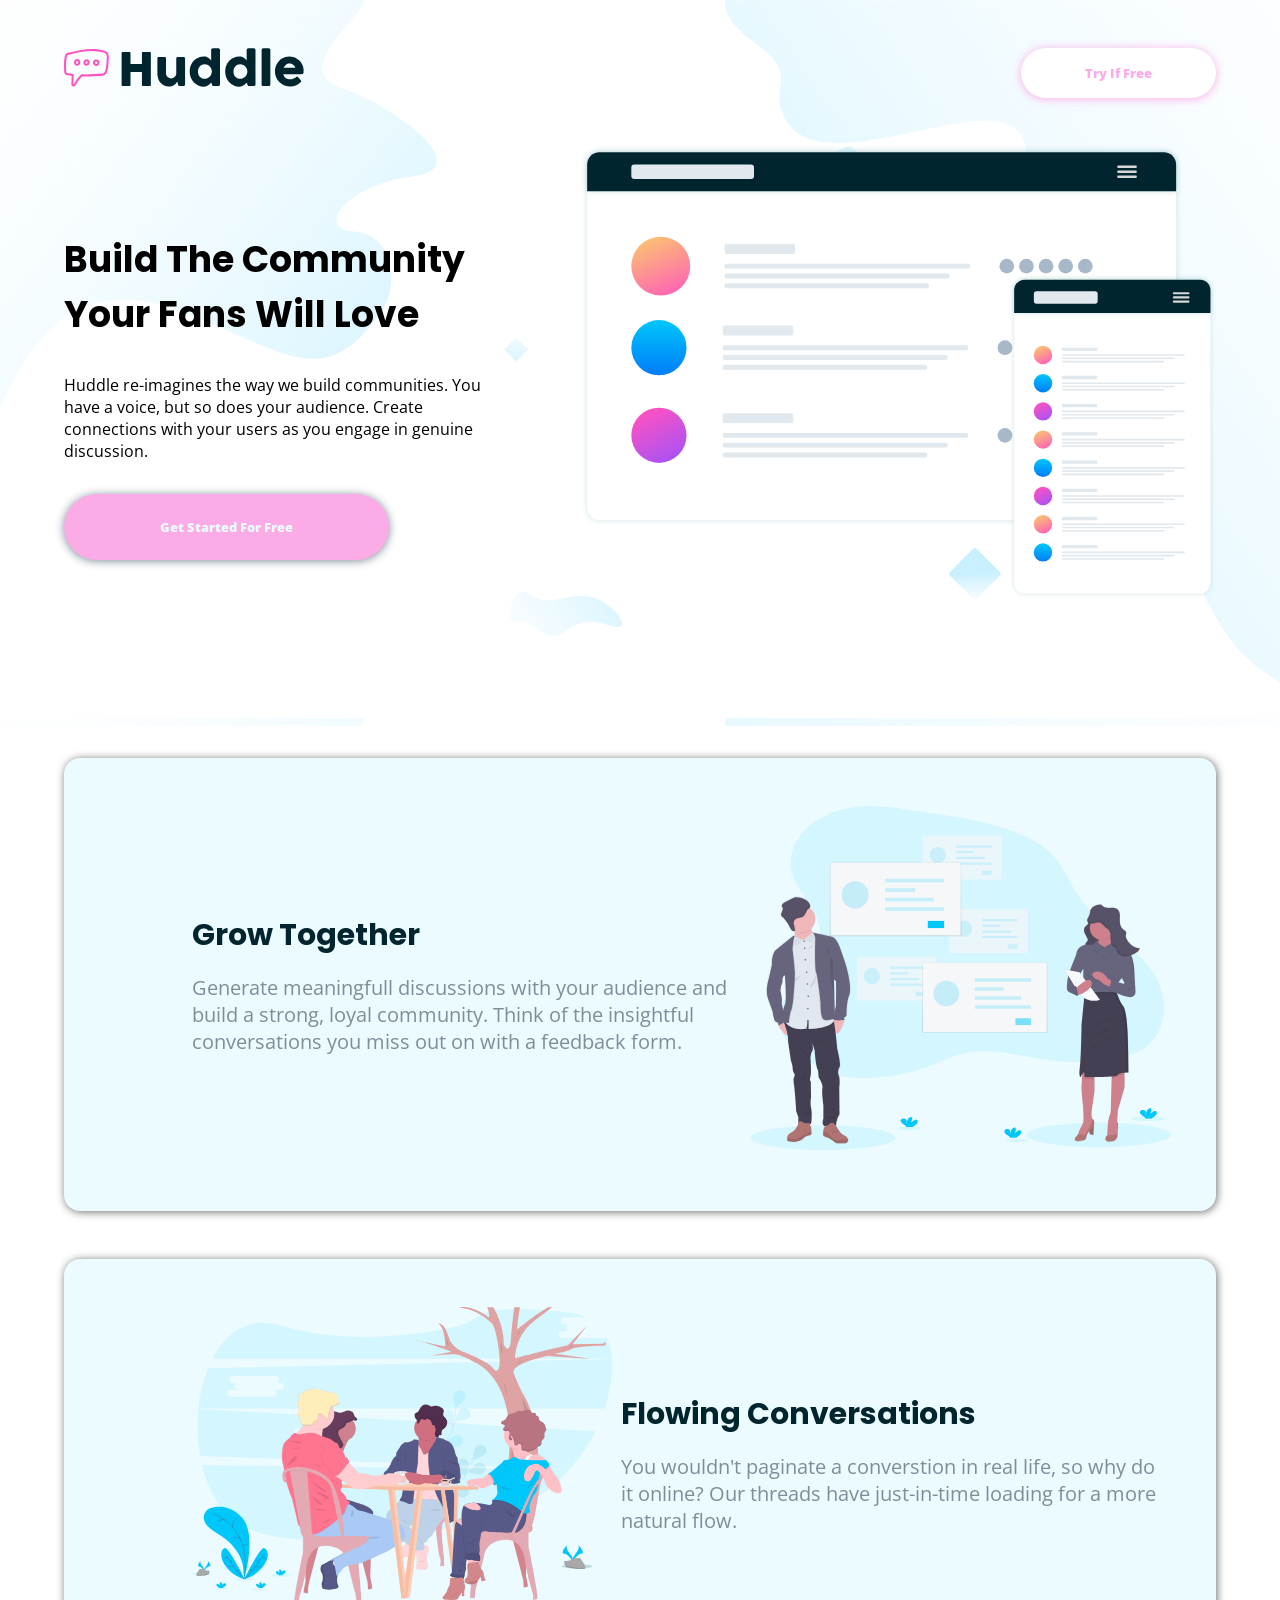
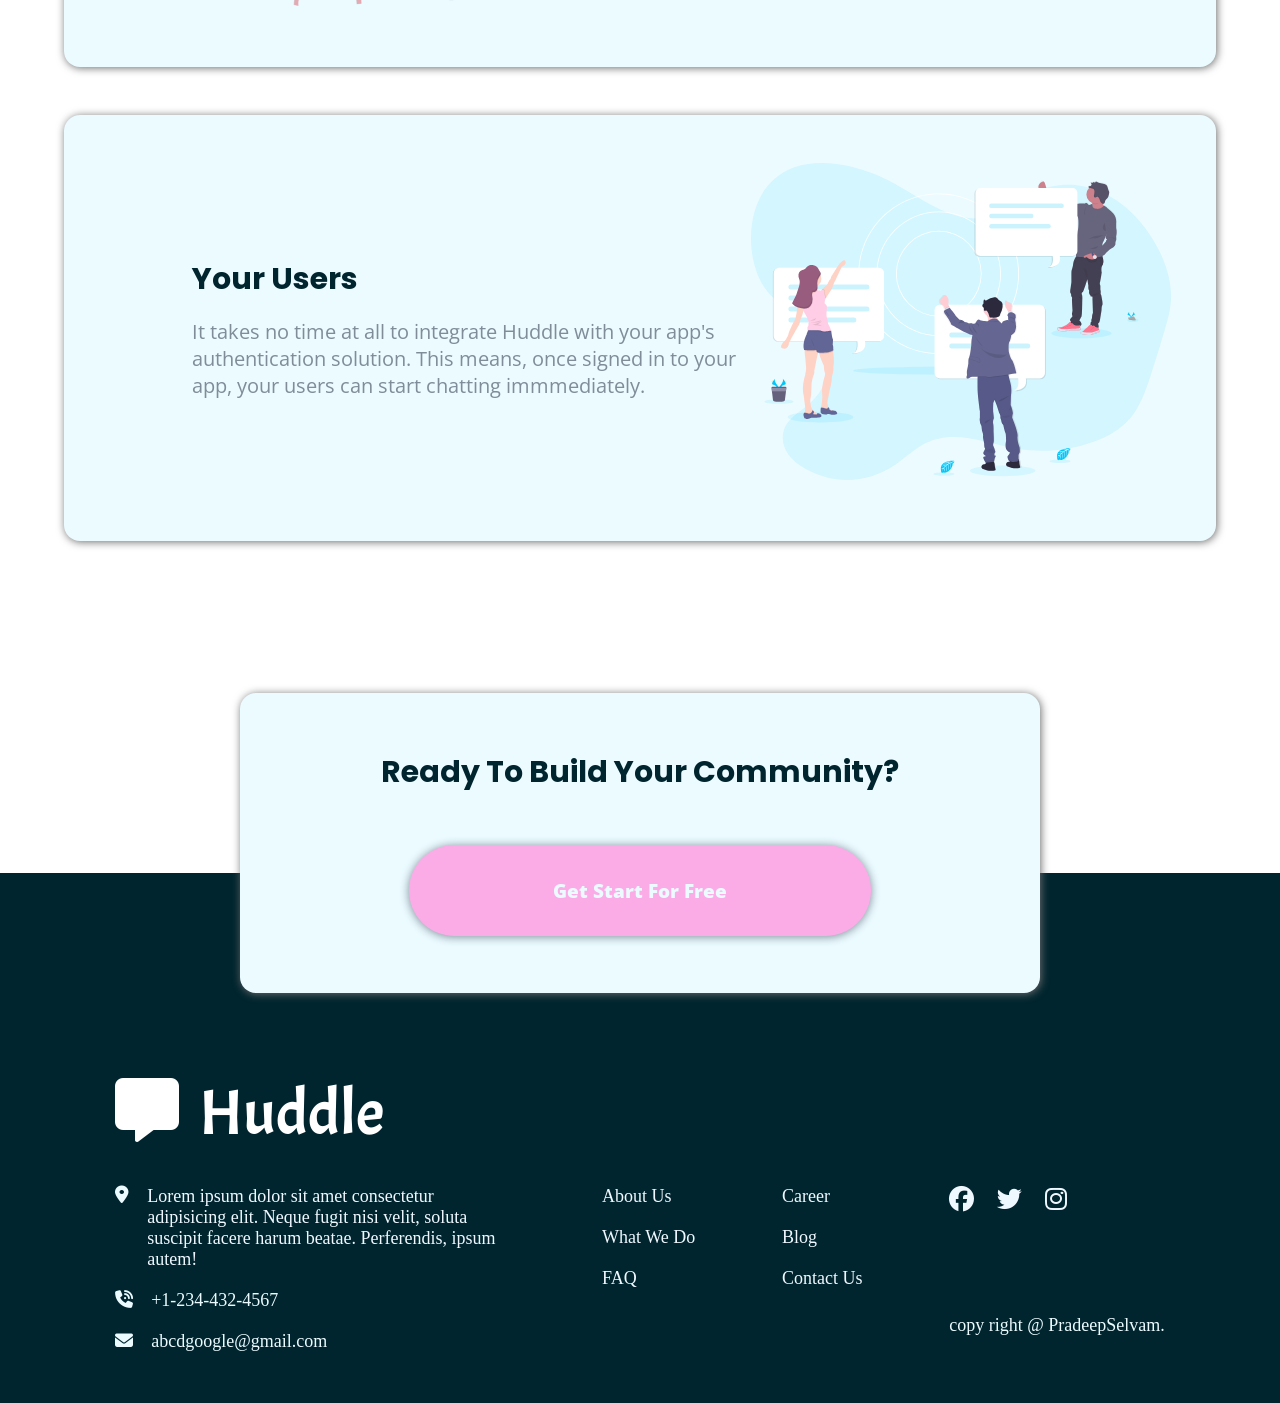
<file: index.html>
<!DOCTYPE html>
<html lang="en">
<head>
  <meta charset="UTF-8">
  <meta http-equiv="X-UA-Compatible" content="IE=edge">
  <meta name="viewport" content="width=device-width, initial-scale=1.0">
  <title>Huddle</title>
  <!-- linking the css file -->
  <link rel="stylesheet" href="./stylesheet/huddle.css">
  <!-- icon link -->
  <link rel="stylesheet" href="https://cdnjs.cloudflare.com/ajax/libs/font-awesome/6.1.2/css/all.min.css" integrity="sha512-1sCRPdkRXhBV2PBLUdRb4tMg1w2YPf37qatUFeS7zlBy7jJI8Lf4VHwWfZZfpXtYSLy85pkm9GaYVYMfw5BC1A==" crossorigin="anonymous" referrerpolicy="no-referrer" />
</head>
<body>
  <header>
  <div class="container1">
    <div class="box-container">
      <div class="row1">
        <div class="logo">
          <img src="./stylesheet/logo.svg" alt="logo"/>
        </div>
        <div class="">
          <button class="top-btn">Try If Free</button>
        </div>
      </div>
      <div class="row2">
        <div class="left-box">
          <div class="row21">
            <h1>Build The Community Your Fans Will Love </h1></div>
          <div class="row22"><p>Huddle re-imagines the way we build communities. You have a voice, but so does your audience. Create connections with your users as you engage in genuine discussion.</p></div>
          <div class="row23"><button class="main-btn">Get Started For Free</button></div>
        </div>
        <div class="right-box"><img src="./stylesheet/illustration-mockups.svg" alt="#"></div>
      </div>
    </div>
  </div>
  </header>
  <div class="container2">
    <div class="row">
      <div class="left">
        <h2>Grow Together</h2>
        <p>Generate meaningfull discussions with your audience and build a strong, loyal community. Think of the insightful conversations you miss out on with a feedback form.</p>
      </div>
      <div class="right"><img src="./stylesheet/illustration-grow-together.svg" alt="#"></div>
    </div>
    <div class="row special">
      <div class="right">
        <img src="./stylesheet/illustration-flowing-conversation.svg" alt="#">
      </div>
      <div class="left">
        <h2>Flowing Conversations</h2>
        <p>You wouldn't paginate a converstion in real life, so why do it online? Our threads have just-in-time loading for a more natural flow.</p>
      </div>
    </div>
    <div class="row">
      <div class="left">
        <h2>Your Users</h2>
        <p>It takes no time at all to integrate Huddle with your app's authentication solution. This means, once signed in to your app, your users can start chatting immmediately.</p>
      </div>
      <div class="right"><img src="./stylesheet/illustration-your-users.svg" alt=""></div>
    </div>
  </div>
  <div class="container3">
    <div class="small-box">
      <div>
        <h2>Ready To Build Your Community?</h2>
      </div>
      <div>
        <button class="main-btn-1">Get Start For Free</button>
      </div>
    </div>
  </div>
  <div class="container4">
    <div class="container4-box">
      <div class="contaier4-row1">
        <i class="fa-solid fa-message"></i><a href="" class="logohead">&nbsp; Huddle</a>
      </div>
      <div class="container4-row2">
        <div>
          <ul class="box-container1">
            <div class="addressline">
              <i class="fa-solid fa-location-dot"></i> &emsp;<div><a href="#" class="atribute">Lorem ipsum dolor sit amet consectetur adipisicing elit. Neque fugit nisi velit, soluta suscipit facere harum beatae. Perferendis, ipsum autem!</a></div>
            </div>
            <div>
              <i class="fa-solid fa-phone-volume"></i>&emsp;+1-234-432-4567
            </div>
            <div>
              <i class="fa-solid fa-envelope"></i>&emsp;abcdgoogle@gmail.com
            </div>
          </ul>
        </div>
        <div class="box-container2">
          <div><a class="atribute" href="#">About Us</a></div>
          <div><a class="atribute" href="#">What We Do</a></div>
          <div><a class="atribute" href="#">FAQ</a></div>
        </div>
        <div class="box-container2">
          <div><a class="atribute" href="">Career</a></div>
          <div><a class="atribute"  href="#">Blog</a></div>
          <div><a class="atribute" href="#">Contact Us</a></div>
        </div>
        <div class="box-container3">
          <div>
            <ul class="container4-box-top">
              <a href="https://www.facebook.com/" class="atribute">
                <i class="fa-brands fa-facebook"></i>
              </a>
              <a href="https://twitter.com/?lang=en-in" class="atribute">
                <i class="fa-brands fa-twitter"></i>
              </a>
              <a href="https://www.instagram.com/" class="atribute">
                <i class="fa-brands fa-instagram"></i>
              </a>
            </ul>
          </div>
          <div class="container4-box-buttom">copy right @ PradeepSelvam.</div>
        </div>
      </div>
    </div>
  </div>
</body>
</html>
</file>
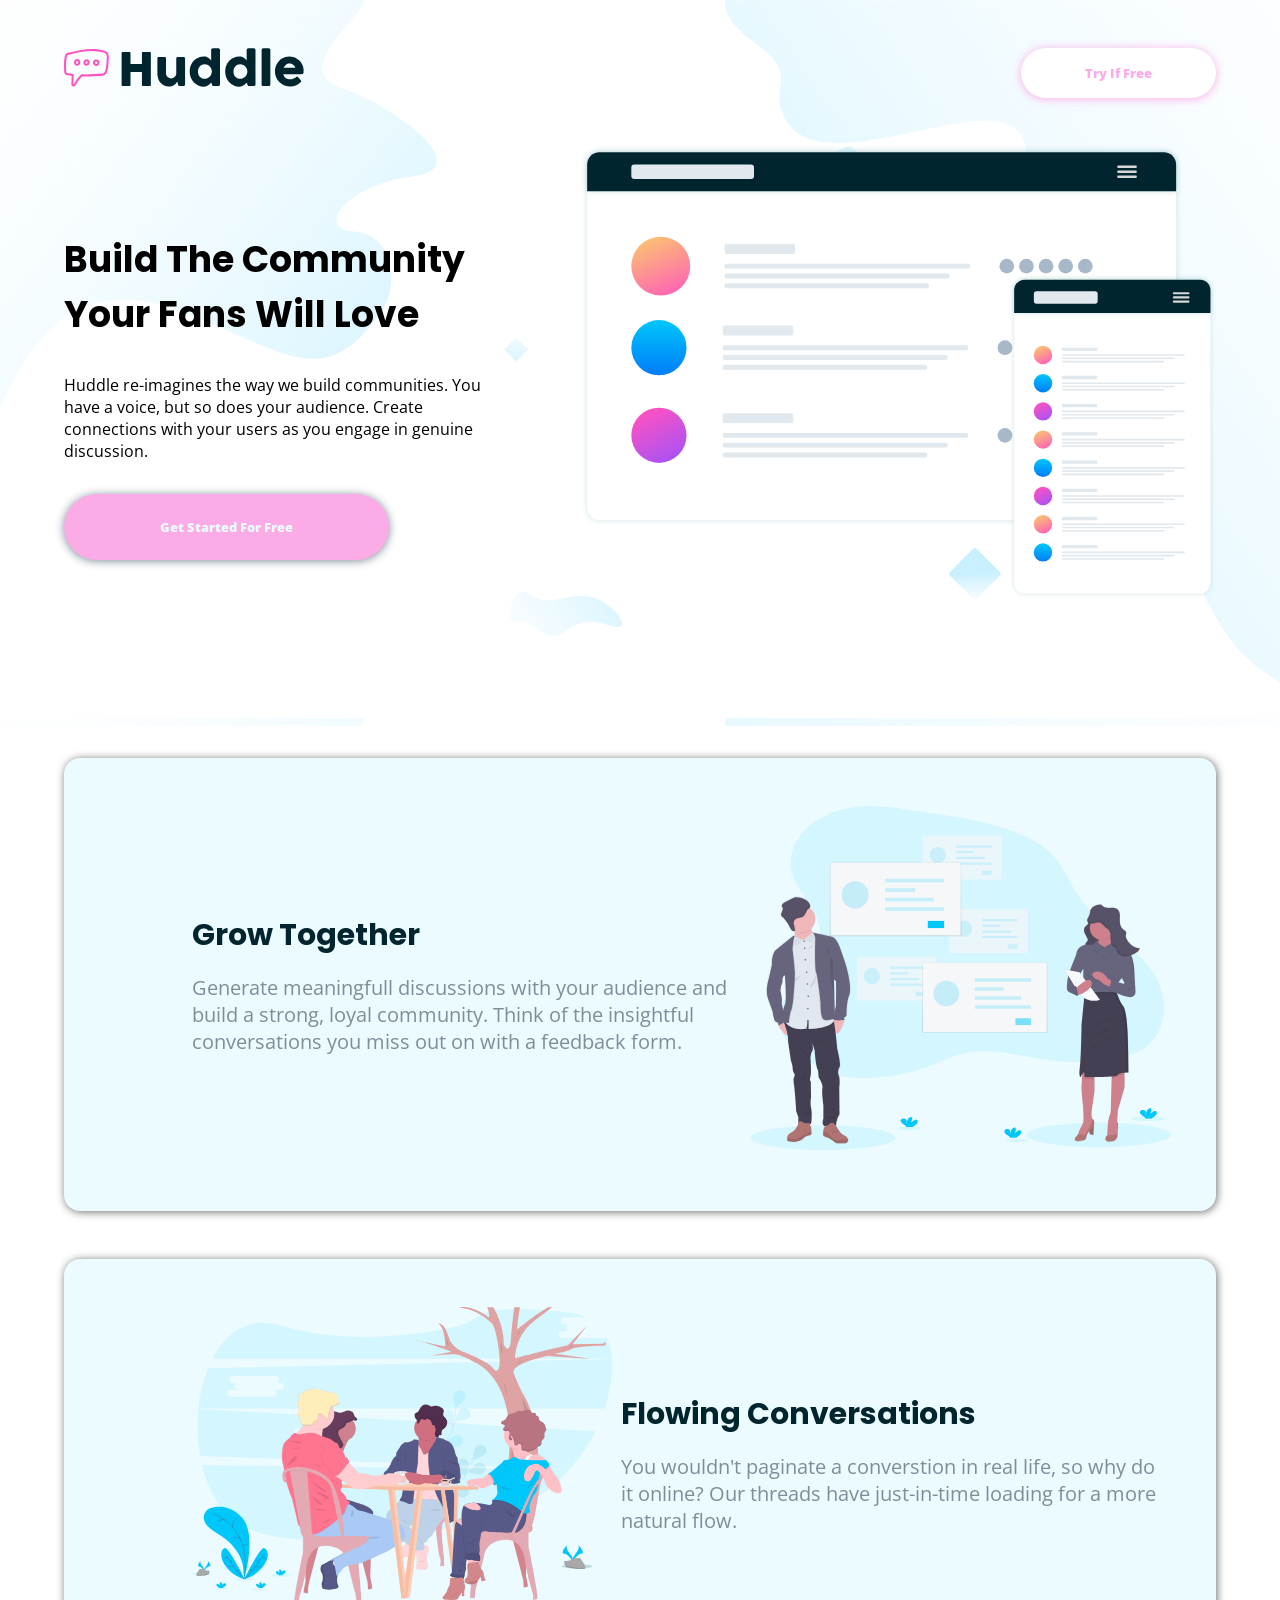
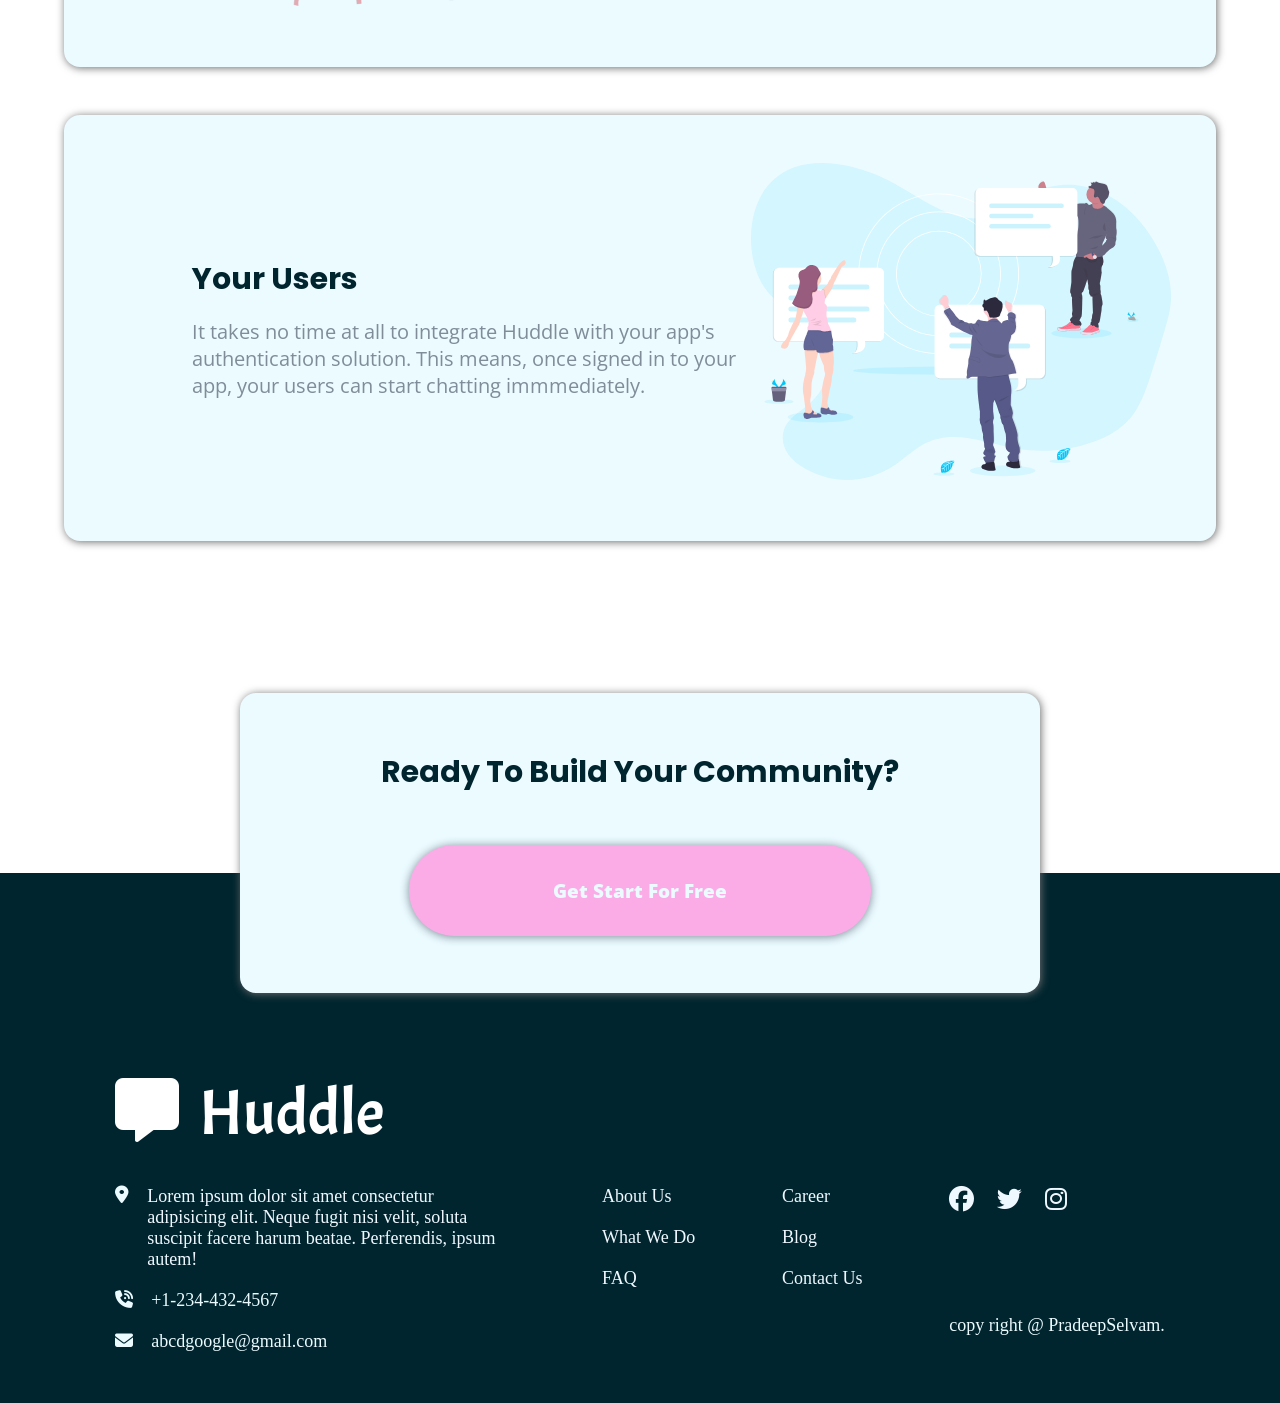
<file: huddle.html>
<!DOCTYPE html>
<html lang="en">
<head>
  <meta charset="UTF-8">
  <meta http-equiv="X-UA-Compatible" content="IE=edge">
  <meta name="viewport" content="width=device-width, initial-scale=1.0">
  <title>Huddle</title>
  <!-- linking the css file -->
  <link rel="stylesheet" href="./stylesheet/huddle.css">
  <!-- icon link -->
  <link rel="stylesheet" href="https://cdnjs.cloudflare.com/ajax/libs/font-awesome/6.1.2/css/all.min.css" integrity="sha512-1sCRPdkRXhBV2PBLUdRb4tMg1w2YPf37qatUFeS7zlBy7jJI8Lf4VHwWfZZfpXtYSLy85pkm9GaYVYMfw5BC1A==" crossorigin="anonymous" referrerpolicy="no-referrer" />
</head>
<body>
  <header>
  <div class="container1">
    <div class="box-container">
      <div class="row1">
        <div class="logo">
          <img src="./stylesheet/logo.svg" alt="logo"/>
        </div>
        <div class="">
          <button class="top-btn">Try If Free</button>
        </div>
      </div>
      <div class="row2">
        <div class="left-box">
          <div class="row21">
            <h1>Build The Community Your Fans Will Love </h1></div>
          <div class="row22"><p>Huddle re-imagines the way we build communities. You have a voice, but so does your audience. Create connections with your users as you engage in genuine discussion.</p></div>
          <div class="row23"><button class="main-btn">Get Started For Free</button></div>
        </div>
        <div class="right-box"><img src="./stylesheet/illustration-mockups.svg" alt="#"></div>
      </div>
    </div>
  </div>
  </header>
  <div class="container2">
    <div class="row">
      <div class="left">
        <h2>Grow Together</h2>
        <p>Generate meaningfull discussions with your audience and build a strong, loyal community. Think of the insightful conversations you miss out on with a feedback form.</p>
      </div>
      <div class="right"><img src="./stylesheet/illustration-grow-together.svg" alt="#"></div>
    </div>
    <div class="row special">
      <div class="right">
        <img src="./stylesheet/illustration-flowing-conversation.svg" alt="#">
      </div>
      <div class="left">
        <h2>Flowing Conversations</h2>
        <p>You wouldn't paginate a converstion in real life, so why do it online? Our threads have just-in-time loading for a more natural flow.</p>
      </div>
    </div>
    <div class="row">
      <div class="left">
        <h2>Your Users</h2>
        <p>It takes no time at all to integrate Huddle with your app's authentication solution. This means, once signed in to your app, your users can start chatting immmediately.</p>
      </div>
      <div class="right"><img src="./stylesheet/illustration-your-users.svg" alt=""></div>
    </div>
  </div>
  <div class="container3">
    <div class="small-box">
      <div>
        <h2>Ready To Build Your Community?</h2>
      </div>
      <div>
        <button class="main-btn-1">Get Start For Free</button>
      </div>
    </div>
  </div>
  <div class="container4">
    <div class="container4-box">
      <div class="contaier4-row1">
        <i class="fa-solid fa-message"></i><a href="" class="logohead">&nbsp; Huddle</a>
      </div>
      <div class="container4-row2">
        <div>
          <ul class="box-container1">
            <div class="addressline">
              <i class="fa-solid fa-location-dot"></i> &emsp;<div><a href="#" class="atribute">Lorem ipsum dolor sit amet consectetur adipisicing elit. Neque fugit nisi velit, soluta suscipit facere harum beatae. Perferendis, ipsum autem!</a></div>
            </div>
            <div>
              <i class="fa-solid fa-phone-volume"></i>&emsp;+1-234-432-4567
            </div>
            <div>
              <i class="fa-solid fa-envelope"></i>&emsp;abcdgoogle@gmail.com
            </div>
          </ul>
        </div>
        <div class="box-container2">
          <div><a class="atribute" href="#">About Us</a></div>
          <div><a class="atribute" href="#">What We Do</a></div>
          <div><a class="atribute" href="#">FAQ</a></div>
        </div>
        <div class="box-container2">
          <div><a class="atribute" href="">Career</a></div>
          <div><a class="atribute"  href="#">Blog</a></div>
          <div><a class="atribute" href="#">Contact Us</a></div>
        </div>
        <div class="box-container3">
          <div>
            <ul class="container4-box-top">
              <a href="https://www.facebook.com/" class="atribute">
                <i class="fa-brands fa-facebook"></i>
              </a>
              <a href="https://twitter.com/?lang=en-in" class="atribute">
                <i class="fa-brands fa-twitter"></i>
              </a>
              <a href="https://www.instagram.com/" class="atribute">
                <i class="fa-brands fa-instagram"></i>
              </a>
            </ul>
          </div>
          <div class="container4-box-buttom">copy right @ PradeepSelvam.</div>
        </div>
      </div>
    </div>
  </div>
</body>
</html>
</file>
<file: stylesheet/huddle.css>
@import url('https://fonts.googleapis.com/css2?family=Open+Sans:wght@400;900&family=Poppins:wght@600&display=swap');

@import url('https://fonts.googleapis.com/css2?family=Acme&display=swap');

*{
    box-sizing: border-box;
    text-decoration: none;
    list-style: none;
    text-decoration: none;
    padding: 0px;
    margin: 0px;
}



img{
    width: 100%;
    height: auto;
}

:root{
    --btn-dark-pink : hsl(315, 91%, 83%);
    --btn-dark-pink-hover : hsl(322, 81%, 61%);
    --bg-light-pink : hsl(193, 100%, 96%);
    --heading-black : hsl(192, 100%, 9%);
    --para-pink: hsl(208, 11%, 55%);
    --para-black: color: hsl(228, 45%, 44%);
    --para-font-size: 20px;
    --heading-font: 'Poppins', sans-serif;
    --body-font: 'Open Sans', sans-serif;
}

header{
    background-image: url(./bg-hero-desktop.svg);
    height: auto;

}



.box-container{
    width: 90%;
    margin: auto;
}

.box-container .row1{
    display: flex;
    justify-content: space-between;
    padding: 3rem 0rem;
}

.logo{
    width: 240px;
}



.top-btn{
    padding: 1rem 4rem;
    border-radius: 2rem;
    border: 0px;
    background-color: white;
    box-shadow: 0px 1px 10px 0.1px var(--btn-dark-pink);
    font-family: var(--body-font);
    font-weight: 900;
    color: var(--btn-dark-pink);
}

.top-btn:hover{
    background-color:  hsl(322, 81%, 61%);
    color: white;
}


.row2{

    display: flex;
    justify-content: center;
    position: relative;
}
.box-container .row2{
    display: flex;
    padding-bottom: 5rem;
    gap: 4rem;
    
}




.left-box{
    width: 500px;
    height: 500px;
    display:flex;
    flex-direction: column;
    justify-content: center;
    gap: 2rem;
    margin-left: 0%;
    
    
}

.left-box h1{
    font-family: var(--heading-font);
    font-size: 36px;
    
}

.left-box p{
    font-size: 15.5px;
    font-family: var(--body-font);
    
}

.main-btn{
    padding: 1.5rem 6rem;
    border-radius: 2.5rem;
    border: 0px;
    background-color: var(--btn-dark-pink);
    box-shadow: 0px 1px 10px 0.1px var(--para-pink);
    color: var(--bg-light-pink);
    font-family: var(--body-font);
    font-weight: 900;
}

.main-btn:hover{
    background-color: var(--btn-dark-pink-hover);
    cursor: pointer;
}

.right-box{

    width: 700px;
    height: auto;
}



.container2{
    width: 90%;
    margin: auto;
    display: flex;
    flex-direction: column;
    gap: 3rem;
    padding: 2rem 0rem;
}

h2{
    font-size: 30px;
    font-family: var(--heading-font);
    color: var(--heading-black);
}

.container2 p{
    font-size: var(--para-font-size);
    font-weight: 400;
    font-family: var(--body-font);
    color: var(--para-pink);
}

.container2 .right{
    width: 420px;
    height: auto;
}

.container2 .row .left{
    display: flex;
    flex-direction: column;
    justify-content: center;
    gap: 1rem;
    width: 550px;
}



.container2 .row{
    width: 100%;
    height: auto;
    box-shadow: 1px 1px 8px rgb(111, 109, 111);
    display: flex;
    justify-content: space-between;
    border-radius: 1rem;
    font-family: var(--heading-font);
    font-size: 30px;
    padding: 3rem 2.8rem 3rem 8rem;
    background-color: var(--bg-light-pink);
}



.container3{
    display: flex;
    justify-content: center;
    text-align: center;
    z-index: 1;
    position: relative;
    bottom: -120px;
}

.small-box{
    box-shadow: 1px 1px 8px rgb(111, 109, 111);
    width: 800px;
    height: 300px;
    border-radius: 1rem;
    display: flex;
    flex-direction: column;
    justify-content: space-around;
    font-family: var(--heading-font);
    color: var(--heading-black);
    padding: 2rem 0rem;
    background-color: var(--bg-light-pink);
}

.main-btn-1{
    padding: 2rem 9rem;
    border-radius: 3rem;
    font-size: 1.2rem;
    border: 0px;
    background-color: var(--btn-dark-pink);
    box-shadow: 0px 1px 10px 0.1px var(--para-pink);
    color: var(--bg-light-pink);
    font-family: var(--body-font);
    font-weight: 900;
}

.main-btn-1:hover{
    background-color: var(--btn-dark-pink-hover);
    cursor: pointer;
}



.container4{
    background-color: hsl(192, 100%, 9%);
    color: hsl(193, 100%, 96%);
    font-size: 18px;
    height: 530px;
}

.container4-row2{
    display: flex;
    justify-content: space-between;
}

.container4-box{
    padding-top: 200px;
    width: 82%;
    margin: auto;
}

.box-container1{
    width: 25rem;
    display: flex;
    flex-direction: column;
    gap: 20px;
}

.addressline{
    display: flex;
}

.box-container1.box-container2,.box-container3{
    height: 150px;
}

.box-container2{
    display: flex;
    flex-direction: column;
    gap: 20px;
}

.atribute{
    color: aliceblue;
}

.atribute:hover{
    text-decoration: underline;
    cursor: pointer;
}

.box-container3{
    display: flex;
    flex-direction: column;
    justify-content: space-between;
}

.container4-box-top{
    display: flex;
    gap: 2rem;
    font-size: 25px;
}

.fa-brands{
    width: 1rem;
}

.fa-brands:hover{
    font-size: 30px;
    cursor: pointer;
}

.contaier4-row1,.logohead{
    font-size: 4rem;
    color: white;
    padding-bottom: 2rem;
    font-family: 'Acme', sans-serif;
}

@media screen and (max-width: 1200px) {
    .box-container .row2{
        display: flex;
        flex-wrap: wrap;
        width: 90%;
    }
    .box-container .row2 .left-box,.box-container .row2 .right-box{
        margin: auto;
    }
    .left-box{
        width: 600px;
    }
    
}

@media screen and (max-width:1100px) {

    .container3 .small-box{
        width: 400px;
    }

    .main-btn-1{
        width: 200px;
        padding: 1rem 0.5rem;
        border-radius: 1.2rem;
    }

    .container4{
        height: auto;
    }

    .container4-row2{
        display: flex;
        flex-wrap: wrap;
        gap: 2rem;
    }

    .box-container3,.box-container2{
        height: 100px;
    }

    .container4-row2{
        padding-bottom: 2rem;
    }
}

@media screen and (max-width: 550px) {
    .container1 .box-container .row1{
        display: flex;
        flex-direction: column;
        gap: 2rem;
        align-items: center;
    }

    .left-box{
        padding-bottom: 1.2rem;
    }

    .row23{
        text-align: center;
    }

    .main-btn{
        width: 10rem;
        padding: 1rem 1rem;
        border-radius: 1rem;
    }

    .container2{
        padding: 1rem 1rem;
    }

    .container2 .row{
        display: flex;
        flex-direction: column-reverse;
        padding: 1.2rem;
        gap: 1rem;
    }

    .container2 .special{
        display: flex;
        flex-direction: column;
    }


    .container2 .row .left,.container2 .row .right{
        width: 100%;
        height: auto;
        text-align: center;
    }

    .box-container1{
        width: 100%;
    }

    .container4-row2{
        padding-bottom: 2rem;
    }

    .container4-box-buttom{
        width: 100%;
    }

    .container4-box-top{
        width: 100%;display: flex;
        justify-content: center;
    }

    .contaier4-row1,.logohead{
        font-size: 3rem;
        color: white;
        padding-bottom: 2rem;
        font-family: 'Acme', sans-serif;
    }

    .addressline{
        display: flex;
        flex: 1;
        width: auto;
    }

    .container3 .small-box{
        width: 250px;
        height: auto;
        padding: 25px 10px 25px;
        gap: 2rem;
    }

    .container3{
        position: relative;
        bottom: -70px;
    }

    h2{
        font-size: 20px;
    }

    .main-btn-1{
        font-size: 10px;
        width: 140px;
    }
}

@media screen and (max-width:501px) {
    .box-container3{
        width: 100%;
        text-align: center;
    }

    .container4-row2{
        padding-bottom: 2rem;
    }

    .container4-box-top{
        display: flex;
        gap: 5rem;
    }
}

@media screen and (max-width: 405px) {
    .row23{
        padding-bottom: 5rem;
    }
    .box-container .row1{
        padding-bottom: 5rem;
    }
}
</file>
